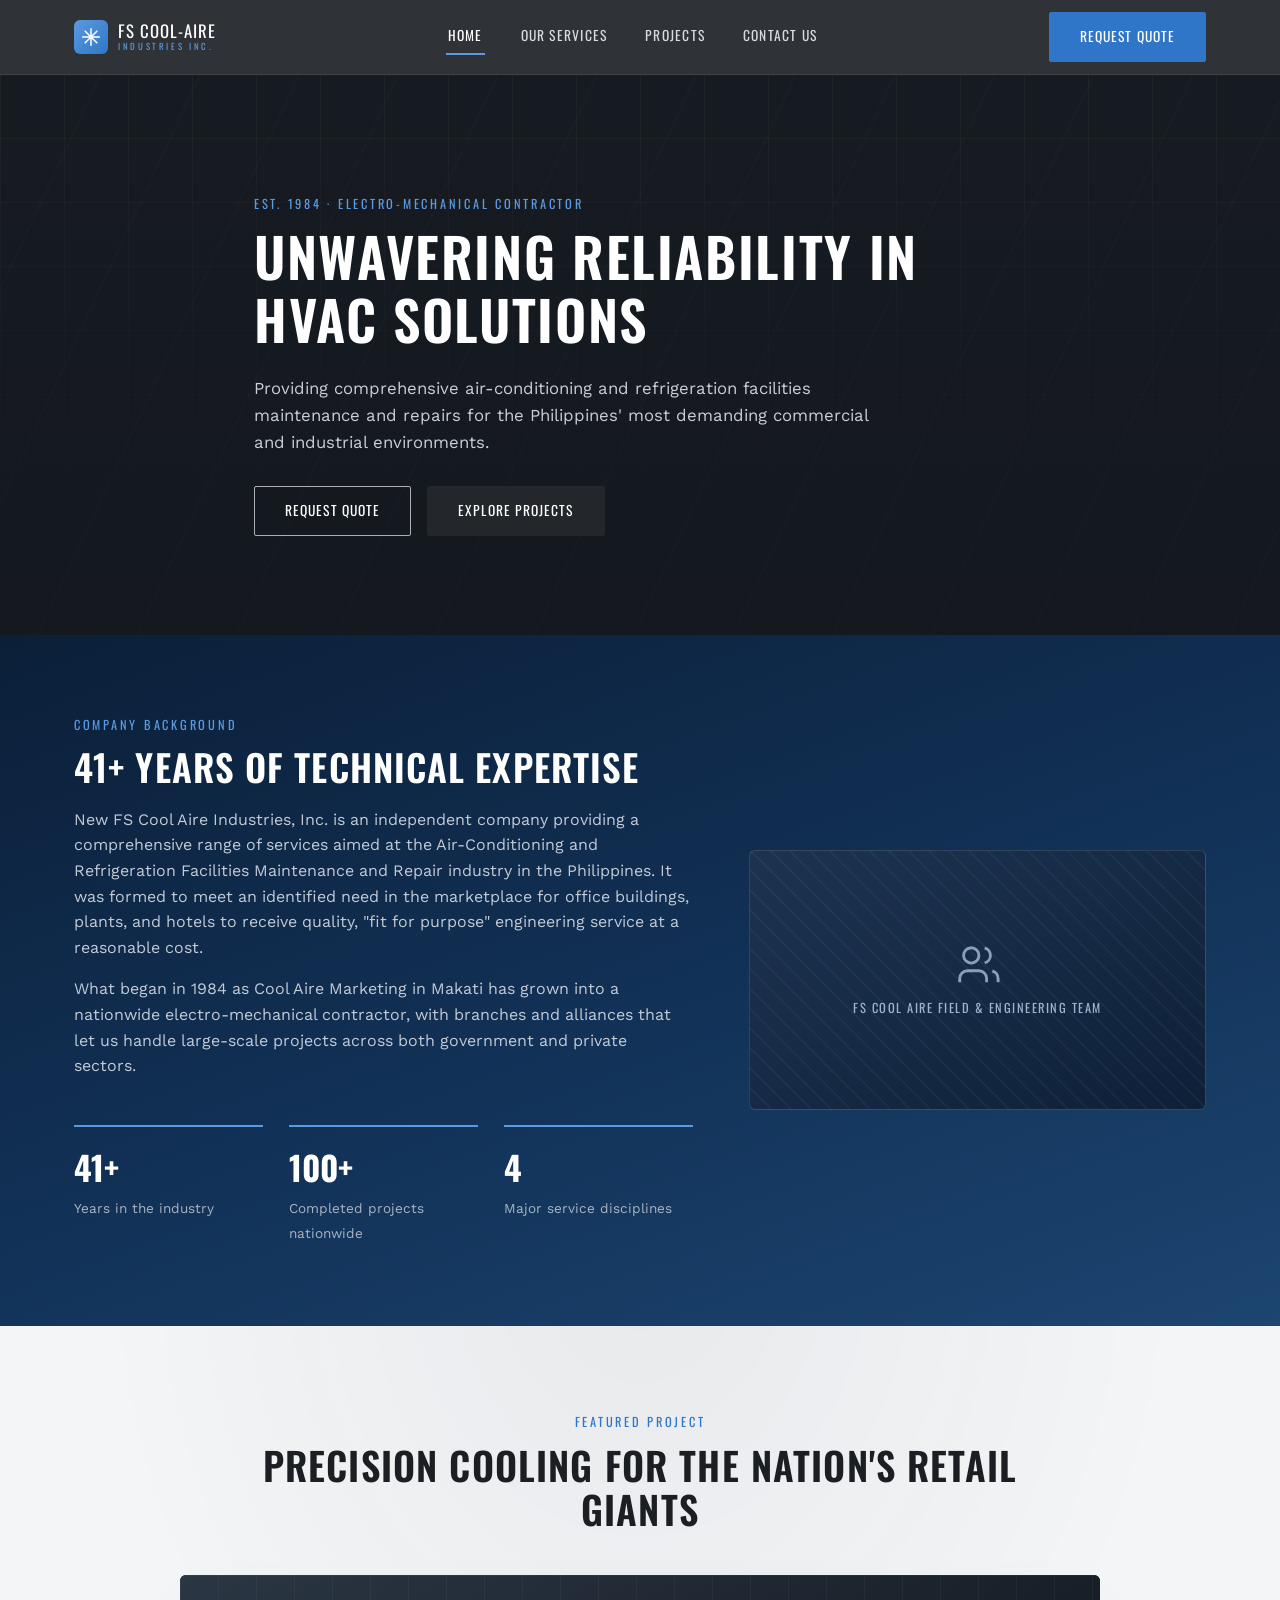
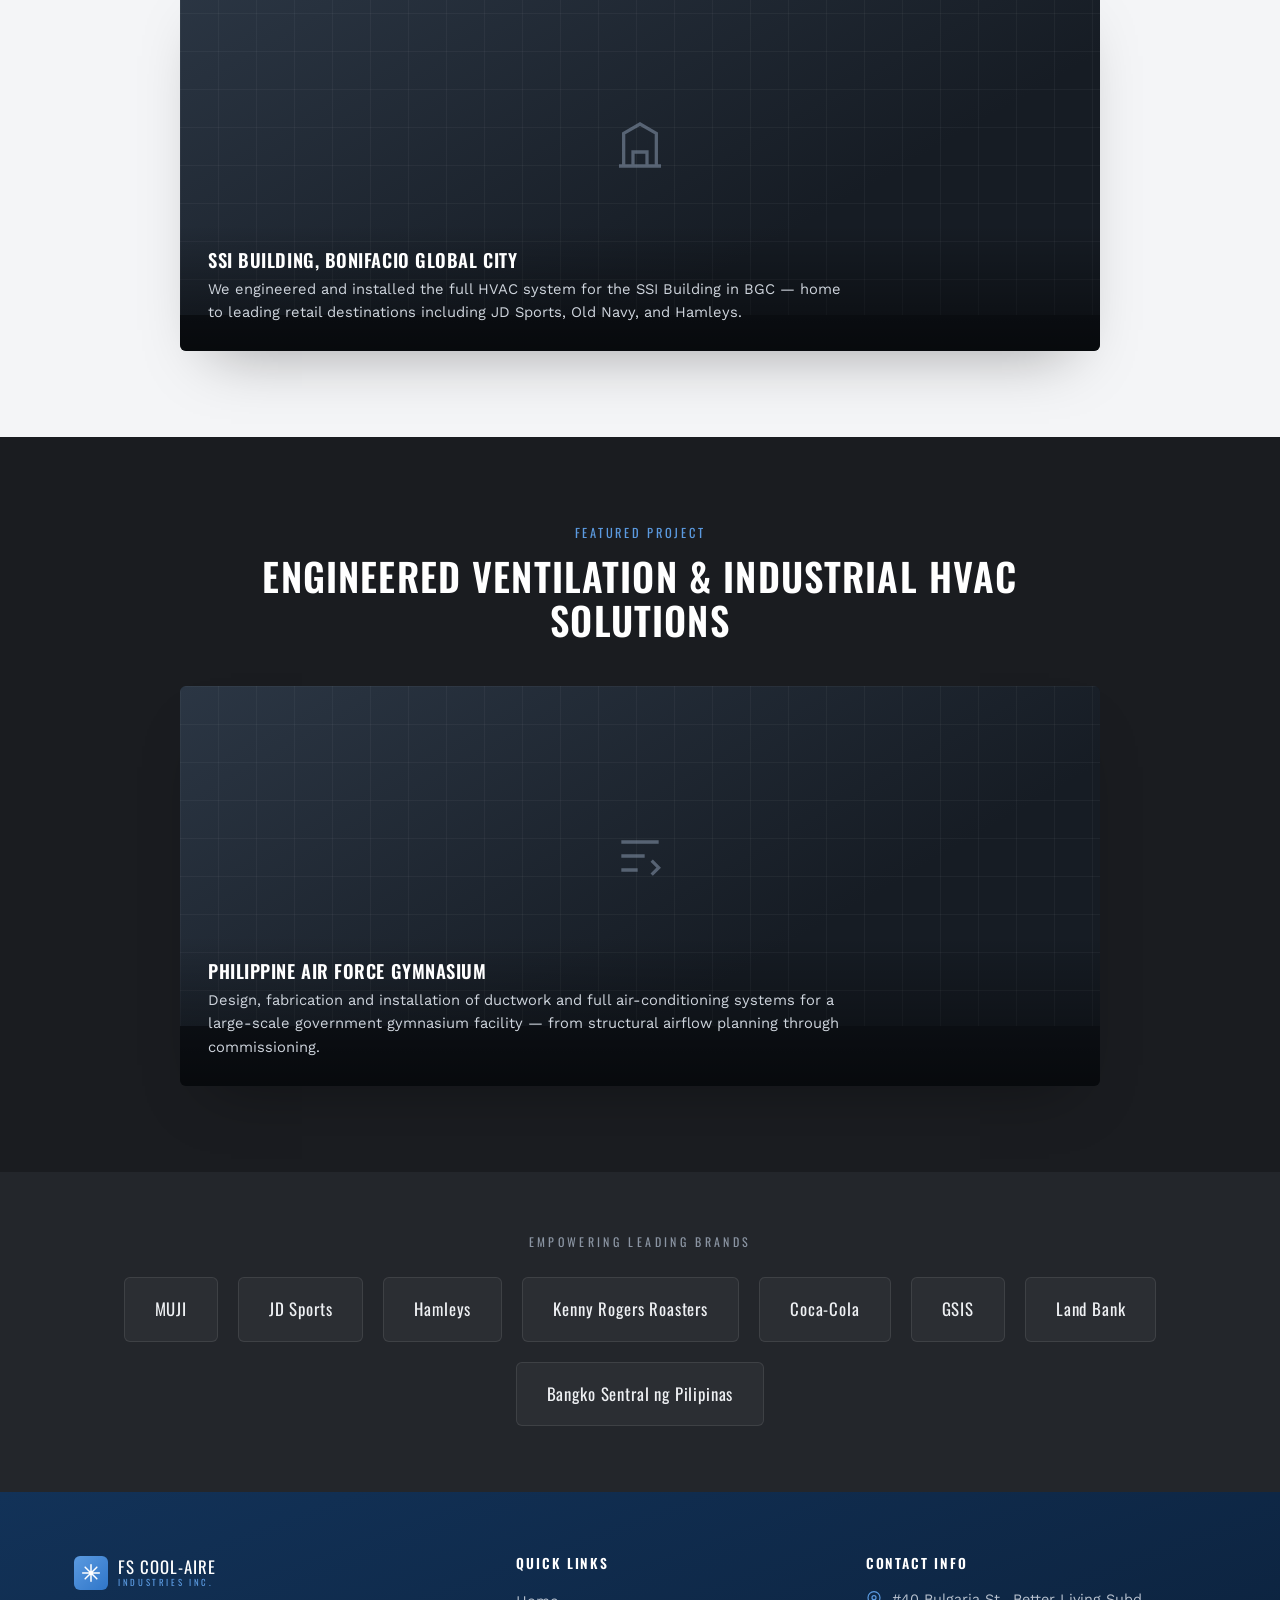
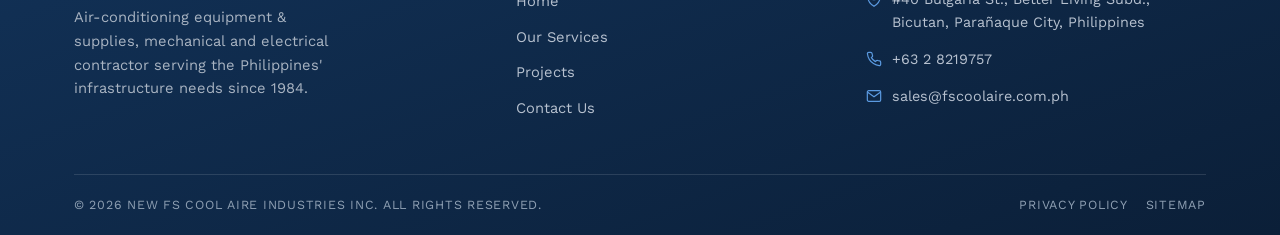
<file: index.html>
<!DOCTYPE html>
<html lang="en">
<head>
<meta charset="UTF-8">
<meta name="viewport" content="width=device-width, initial-scale=1.0">
<title>FS Cool Aire Industries | HVAC & Refrigeration Contractor, Philippines</title>
<meta name="description" content="New FS Cool Aire Industries, Inc. — 41+ years engineering air-conditioning, refrigeration, ventilation and facilities maintenance solutions across the Philippines.">
<link rel="preconnect" href="https://fonts.googleapis.com">
<link href="https://fonts.googleapis.com/css2?family=Oswald:wght@500;600;700&family=Work+Sans:wght@400;500;600&display=swap" rel="stylesheet">
<link rel="stylesheet" href="styles.css">
</head>
<body>

<header class="site-header">
  <div class="container">
    <a href="index.html" class="brand">
      <span class="brand-mark">
        <svg viewBox="0 0 24 24" fill="none" stroke="#fff" stroke-width="1.8"><path d="M12 2v20M2 12h20M5 5l14 14M19 5L5 19" stroke-linecap="round"/></svg>
      </span>
      <span class="brand-text">FS COOL-AIRE<span>INDUSTRIES INC.</span></span>
    </a>
    <nav class="main-nav" id="mainNav">
      <a href="index.html" class="active">Home</a>
      <a href="services.html">Our Services</a>
      <a href="projects.html">Projects</a>
      <a href="contact.html">Contact Us</a>
    </nav>
    <div class="header-cta">
      <a href="contact.html" class="btn btn-primary">Request Quote</a>
      <button class="nav-toggle" id="navToggle" aria-label="Toggle menu"><span></span><span></span><span></span></button>
    </div>
  </div>
</header>

<!-- HERO -->
<section class="hero">
  <div class="container hero-inner">
    <span class="eyebrow">Est. 1984 &middot; Electro-Mechanical Contractor</span>
    <h1>Unwavering Reliability in HVAC Solutions</h1>
    <p class="lead">Providing comprehensive air-conditioning and refrigeration facilities maintenance and repairs for the Philippines' most demanding commercial and industrial environments.</p>
    <div class="hero-actions">
      <a href="contact.html" class="btn btn-ghost">Request Quote</a>
      <a href="projects.html" class="btn btn-dark">Explore Projects</a>
    </div>
  </div>
</section>

<!-- COMPANY OVERVIEW -->
<section class="band-navy">
  <div class="container two-col">
    <div>
      <span class="eyebrow">Company Background</span>
      <h2>41+ Years of Technical Expertise</h2>
      <p>New FS Cool Aire Industries, Inc. is an independent company providing a comprehensive range of services aimed at the Air-Conditioning and Refrigeration Facilities Maintenance and Repair industry in the Philippines. It was formed to meet an identified need in the marketplace for office buildings, plants, and hotels to receive quality, "fit for purpose" engineering service at a reasonable cost.</p>
      <p>What began in 1984 as Cool Aire Marketing in Makati has grown into a nationwide electro-mechanical contractor, with branches and alliances that let us handle large-scale projects across both government and private sectors.</p>
      <div class="stat-grid">
        <div class="stat"><b>41+</b><span>Years in the industry</span></div>
        <div class="stat"><b>100+</b><span>Completed projects nationwide</span></div>
        <div class="stat"><b>4</b><span>Major service disciplines</span></div>
      </div>
    </div>
    <div class="photo-card">
      <svg viewBox="0 0 24 24" fill="none" stroke="currentColor" stroke-width="1.5"><path d="M17 21v-2a4 4 0 0 0-4-4H7a4 4 0 0 0-4 4v2M9 11a4 4 0 1 0 0-8 4 4 0 0 0 0 8ZM23 21v-2a4 4 0 0 0-3-3.87M16 3.13a4 4 0 0 1 0 7.75"/></svg>
      <span class="cap">FS Cool Aire field &amp; engineering team</span>
    </div>
  </div>
</section>

<!-- SPOTLIGHT 1 -->
<section class="spotlight">
  <div class="container">
    <span class="eyebrow" style="color:var(--steel);text-align:center;display:block;">Featured Project</span>
    <h2>Precision Cooling for the Nation's Retail Giants</h2>
    <div class="spotlight-card">
      <div class="spotlight-photo">
        <svg viewBox="0 0 24 24" fill="none" stroke="currentColor" stroke-width="1.4"><path d="M3 21h18M5 21V7l7-4 7 4v14M9 21v-6h6v6M9 11h.01M15 11h.01M9 15h.01M15 15h.01"/></svg>
      </div>
      <div class="spotlight-caption">
        <h3>SSI Building, Bonifacio Global City</h3>
        <p>We engineered and installed the full HVAC system for the SSI Building in BGC — home to leading retail destinations including JD Sports, Old Navy, and Hamleys.</p>
      </div>
    </div>
  </div>
</section>

<!-- SPOTLIGHT 2 -->
<section class="spotlight alt">
  <div class="container">
    <span class="eyebrow" style="text-align:center;display:block;">Featured Project</span>
    <h2>Engineered Ventilation &amp; Industrial HVAC Solutions</h2>
    <div class="spotlight-card">
      <div class="spotlight-photo">
        <svg viewBox="0 0 24 24" fill="none" stroke="currentColor" stroke-width="1.4"><path d="M4 6h16M4 12h10M4 18h7M17 14l3 3-3 3"/></svg>
      </div>
      <div class="spotlight-caption">
        <h3>Philippine Air Force Gymnasium</h3>
        <p>Design, fabrication and installation of ductwork and full air-conditioning systems for a large-scale government gymnasium facility — from structural airflow planning through commissioning.</p>
      </div>
    </div>
  </div>
</section>

<!-- BRANDS -->
<section class="brands">
  <div class="container">
    <span class="eyebrow">Empowering Leading Brands</span>
    <div class="brands-row">
      <span class="brand-chip">MUJI</span>
      <span class="brand-chip">JD Sports</span>
      <span class="brand-chip">Hamleys</span>
      <span class="brand-chip">Kenny Rogers Roasters</span>
      <span class="brand-chip">Coca-Cola</span>
      <span class="brand-chip">GSIS</span>
      <span class="brand-chip">Land Bank</span>
      <span class="brand-chip">Bangko Sentral ng Pilipinas</span>
    </div>
  </div>
</section>

<footer class="site-footer">
  <div class="container">
    <div class="footer-grid">
      <div class="footer-brand">
        <div class="brand">
          <span class="brand-mark">
            <svg viewBox="0 0 24 24" fill="none" stroke="#fff" stroke-width="1.8"><path d="M12 2v20M2 12h20M5 5l14 14M19 5L5 19" stroke-linecap="round"/></svg>
          </span>
          <span class="brand-text">FS COOL-AIRE<span>INDUSTRIES INC.</span></span>
        </div>
        <p>Air-conditioning equipment &amp; supplies, mechanical and electrical contractor serving the Philippines' infrastructure needs since 1984.</p>
      </div>
      <div>
        <h4>Quick Links</h4>
        <ul class="footer-links">
          <li><a href="index.html">Home</a></li>
          <li><a href="services.html">Our Services</a></li>
          <li><a href="projects.html">Projects</a></li>
          <li><a href="contact.html">Contact Us</a></li>
        </ul>
      </div>
      <div>
        <h4>Contact Info</h4>
        <ul class="footer-contact">
          <li>
            <svg viewBox="0 0 24 24" fill="none" stroke="currentColor" stroke-width="1.8"><path d="M21 10c0 7-9 13-9 13s-9-6-9-13a9 9 0 0 1 18 0Z"/><circle cx="12" cy="10" r="3"/></svg>
            #40 Bulgaria St., Better Living Subd., Bicutan, Parañaque City, Philippines
          </li>
          <li>
            <svg viewBox="0 0 24 24" fill="none" stroke="currentColor" stroke-width="1.8"><path d="M22 16.92v3a2 2 0 0 1-2.18 2 19.79 19.79 0 0 1-8.63-3.07 19.5 19.5 0 0 1-6-6 19.79 19.79 0 0 1-3.07-8.67A2 2 0 0 1 4.11 2h3a2 2 0 0 1 2 1.72c.13.96.36 1.9.68 2.81a2 2 0 0 1-.45 2.11L8.09 9.91a16 16 0 0 0 6 6l1.27-1.27a2 2 0 0 1 2.11-.45c.9.32 1.85.55 2.81.68A2 2 0 0 1 22 16.92Z"/></svg>
            +63 2 8219757
          </li>
          <li>
            <svg viewBox="0 0 24 24" fill="none" stroke="currentColor" stroke-width="1.8"><rect x="2" y="4" width="20" height="16" rx="2"/><path d="m22 6-10 7L2 6"/></svg>
            sales@fscoolaire.com.ph
          </li>
        </ul>
      </div>
    </div>
    <div class="footer-bottom">
      <span>&copy; 2026 New FS Cool Aire Industries Inc. All rights reserved.</span>
      <span><a href="#">Privacy Policy</a><a href="#">Sitemap</a></span>
    </div>
  </div>
</footer>

<script src="script.js"></script>
</body>
</html>
</file>
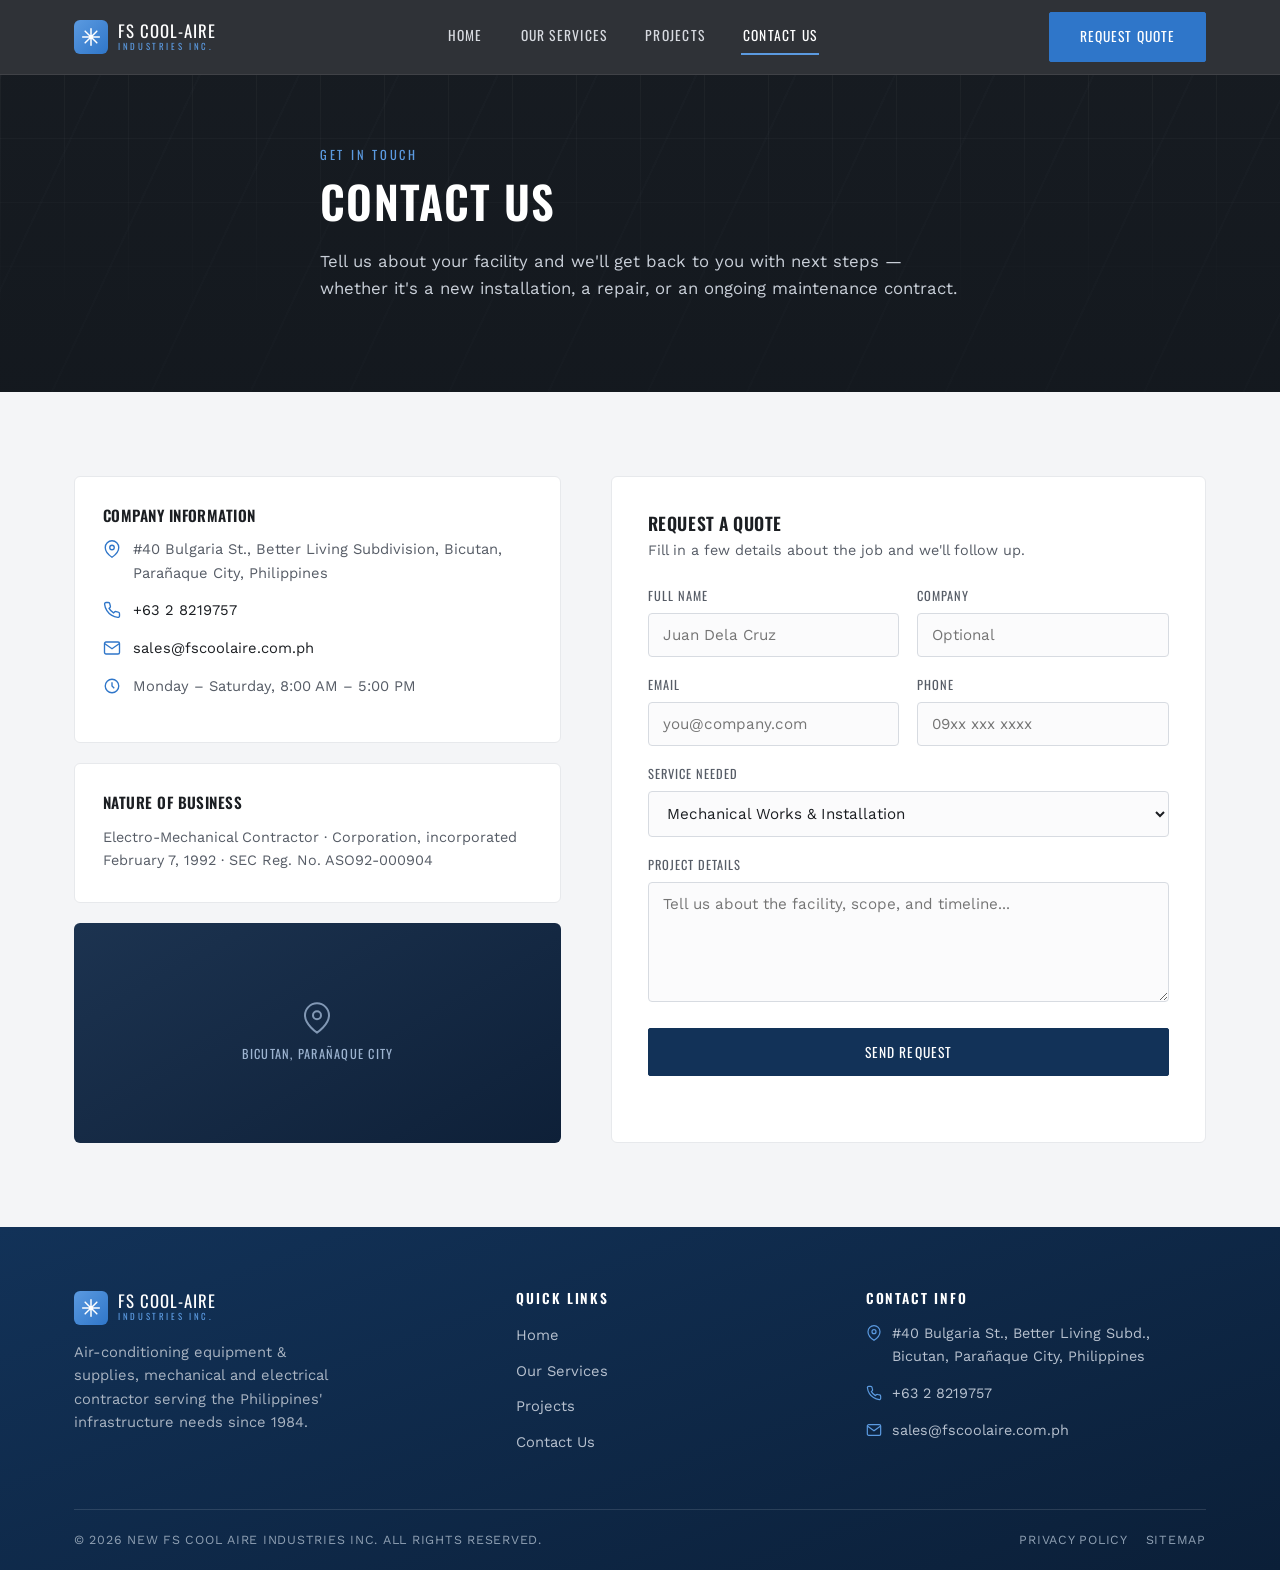
<file: contact.html>
<!DOCTYPE html>
<html lang="en">
<head>
<meta charset="UTF-8">
<meta name="viewport" content="width=device-width, initial-scale=1.0">
<title>Contact Us | FS Cool Aire Industries</title>
<meta name="description" content="Get in touch with FS Cool Aire Industries, Inc. for HVAC, refrigeration, and facilities maintenance inquiries in the Philippines.">
<link rel="preconnect" href="https://fonts.googleapis.com">
<link href="https://fonts.googleapis.com/css2?family=Oswald:wght@500;600;700&family=Work+Sans:wght@400;500;600&display=swap" rel="stylesheet">
<link rel="stylesheet" href="styles.css">
</head>
<body>

<header class="site-header">
  <div class="container">
    <a href="index.html" class="brand">
      <span class="brand-mark">
        <svg viewBox="0 0 24 24" fill="none" stroke="#fff" stroke-width="1.8"><path d="M12 2v20M2 12h20M5 5l14 14M19 5L5 19" stroke-linecap="round"/></svg>
      </span>
      <span class="brand-text">FS COOL-AIRE<span>INDUSTRIES INC.</span></span>
    </a>
    <nav class="main-nav" id="mainNav">
      <a href="index.html">Home</a>
      <a href="services.html">Our Services</a>
      <a href="projects.html">Projects</a>
      <a href="contact.html" class="active">Contact Us</a>
    </nav>
    <div class="header-cta">
      <a href="contact.html" class="btn btn-primary">Request Quote</a>
      <button class="nav-toggle" id="navToggle" aria-label="Toggle menu"><span></span><span></span><span></span></button>
    </div>
  </div>
</header>

<section class="hero page-hero">
  <div class="container hero-inner">
    <span class="eyebrow">Get In Touch</span>
    <h1>Contact Us</h1>
    <p class="lead">Tell us about your facility and we'll get back to you with next steps — whether it's a new installation, a repair, or an ongoing maintenance contract.</p>
  </div>
</section>

<section class="section">
  <div class="container contact-wrap">

    <div>
      <div class="info-card">
        <h3>Company Information</h3>
        <div class="info-line">
          <svg viewBox="0 0 24 24" fill="none" stroke="currentColor" stroke-width="1.8"><path d="M21 10c0 7-9 13-9 13s-9-6-9-13a9 9 0 0 1 18 0Z"/><circle cx="12" cy="10" r="3"/></svg>
          <span>#40 Bulgaria St., Better Living Subdivision, Bicutan, Parañaque City, Philippines</span>
        </div>
        <div class="info-line">
          <svg viewBox="0 0 24 24" fill="none" stroke="currentColor" stroke-width="1.8"><path d="M22 16.92v3a2 2 0 0 1-2.18 2 19.79 19.79 0 0 1-8.63-3.07 19.5 19.5 0 0 1-6-6 19.79 19.79 0 0 1-3.07-8.67A2 2 0 0 1 4.11 2h3a2 2 0 0 1 2 1.72c.13.96.36 1.9.68 2.81a2 2 0 0 1-.45 2.11L8.09 9.91a16 16 0 0 0 6 6l1.27-1.27a2 2 0 0 1 2.11-.45c.9.32 1.85.55 2.81.68A2 2 0 0 1 22 16.92Z"/></svg>
          <a href="tel:+63282219757">+63 2 8219757</a>
        </div>
        <div class="info-line">
          <svg viewBox="0 0 24 24" fill="none" stroke="currentColor" stroke-width="1.8"><rect x="2" y="4" width="20" height="16" rx="2"/><path d="m22 6-10 7L2 6"/></svg>
          <a href="mailto:sales@fscoolaire.com.ph">sales@fscoolaire.com.ph</a>
        </div>
        <div class="info-line">
          <svg viewBox="0 0 24 24" fill="none" stroke="currentColor" stroke-width="1.8"><circle cx="12" cy="12" r="9"/><path d="M12 7v5l3 3"/></svg>
          <span>Monday – Saturday, 8:00 AM – 5:00 PM</span>
        </div>
      </div>

      <div class="info-card">
        <h3>Nature of Business</h3>
        <p style="font-size:.9rem;color:var(--ink-soft);margin:0;">Electro-Mechanical Contractor &middot; Corporation, incorporated February 7, 1992 &middot; SEC Reg. No. ASO92-000904</p>
      </div>

      <div class="map-block">
        <svg viewBox="0 0 24 24" fill="none" stroke="currentColor" stroke-width="1.5"><path d="M21 10c0 7-9 13-9 13s-9-6-9-13a9 9 0 0 1 18 0Z"/><circle cx="12" cy="10" r="3"/></svg>
        <span>Bicutan, Parañaque City</span>
      </div>
    </div>

    <div class="form-card">
      <h3 style="font-size:1.1rem;margin-bottom:6px;">Request a Quote</h3>
      <p style="font-size:.9rem;color:var(--ink-soft);margin-bottom:24px;">Fill in a few details about the job and we'll follow up.</p>
      <form id="contactForm">
        <div class="form-row">
          <div class="field">
            <label for="name">Full Name</label>
            <input type="text" id="name" name="name" required placeholder="Juan Dela Cruz">
          </div>
          <div class="field">
            <label for="company">Company</label>
            <input type="text" id="company" name="company" placeholder="Optional">
          </div>
        </div>
        <div class="form-row">
          <div class="field">
            <label for="email">Email</label>
            <input type="email" id="email" name="email" required placeholder="you@company.com">
          </div>
          <div class="field">
            <label for="phone">Phone</label>
            <input type="tel" id="phone" name="phone" placeholder="09xx xxx xxxx">
          </div>
        </div>
        <div class="field">
          <label for="service">Service Needed</label>
          <select id="service" name="service">
            <option>Mechanical Works & Installation</option>
            <option>Electrical Works</option>
            <option>Facilities Operation & Maintenance</option>
            <option>Fabrication Works</option>
            <option>Repair & Overhauling</option>
            <option>Duct Cleaning & Decontamination</option>
            <option>Other / Not Sure</option>
          </select>
        </div>
        <div class="field">
          <label for="message">Project Details</label>
          <textarea id="message" name="message" placeholder="Tell us about the facility, scope, and timeline..."></textarea>
        </div>
        <button type="submit" class="btn btn-primary" style="background:var(--navy);border-color:var(--navy);width:100%;">Send Request</button>
        <p class="form-note" id="formStatus"></p>
      </form>
    </div>

  </div>
</section>

<footer class="site-footer">
  <div class="container">
    <div class="footer-grid">
      <div class="footer-brand">
        <div class="brand">
          <span class="brand-mark">
            <svg viewBox="0 0 24 24" fill="none" stroke="#fff" stroke-width="1.8"><path d="M12 2v20M2 12h20M5 5l14 14M19 5L5 19" stroke-linecap="round"/></svg>
          </span>
          <span class="brand-text">FS COOL-AIRE<span>INDUSTRIES INC.</span></span>
        </div>
        <p>Air-conditioning equipment &amp; supplies, mechanical and electrical contractor serving the Philippines' infrastructure needs since 1984.</p>
      </div>
      <div>
        <h4>Quick Links</h4>
        <ul class="footer-links">
          <li><a href="index.html">Home</a></li>
          <li><a href="services.html">Our Services</a></li>
          <li><a href="projects.html">Projects</a></li>
          <li><a href="contact.html">Contact Us</a></li>
        </ul>
      </div>
      <div>
        <h4>Contact Info</h4>
        <ul class="footer-contact">
          <li>
            <svg viewBox="0 0 24 24" fill="none" stroke="currentColor" stroke-width="1.8"><path d="M21 10c0 7-9 13-9 13s-9-6-9-13a9 9 0 0 1 18 0Z"/><circle cx="12" cy="10" r="3"/></svg>
            #40 Bulgaria St., Better Living Subd., Bicutan, Parañaque City, Philippines
          </li>
          <li>
            <svg viewBox="0 0 24 24" fill="none" stroke="currentColor" stroke-width="1.8"><path d="M22 16.92v3a2 2 0 0 1-2.18 2 19.79 19.79 0 0 1-8.63-3.07 19.5 19.5 0 0 1-6-6 19.79 19.79 0 0 1-3.07-8.67A2 2 0 0 1 4.11 2h3a2 2 0 0 1 2 1.72c.13.96.36 1.9.68 2.81a2 2 0 0 1-.45 2.11L8.09 9.91a16 16 0 0 0 6 6l1.27-1.27a2 2 0 0 1 2.11-.45c.9.32 1.85.55 2.81.68A2 2 0 0 1 22 16.92Z"/></svg>
            +63 2 8219757
          </li>
          <li>
            <svg viewBox="0 0 24 24" fill="none" stroke="currentColor" stroke-width="1.8"><rect x="2" y="4" width="20" height="16" rx="2"/><path d="m22 6-10 7L2 6"/></svg>
            sales@fscoolaire.com.ph
          </li>
        </ul>
      </div>
    </div>
    <div class="footer-bottom">
      <span>&copy; 2026 New FS Cool Aire Industries Inc. All rights reserved.</span>
      <span><a href="#">Privacy Policy</a><a href="#">Sitemap</a></span>
    </div>
  </div>
</footer>

<script src="script.js"></script>
</body>
</html>
</file>
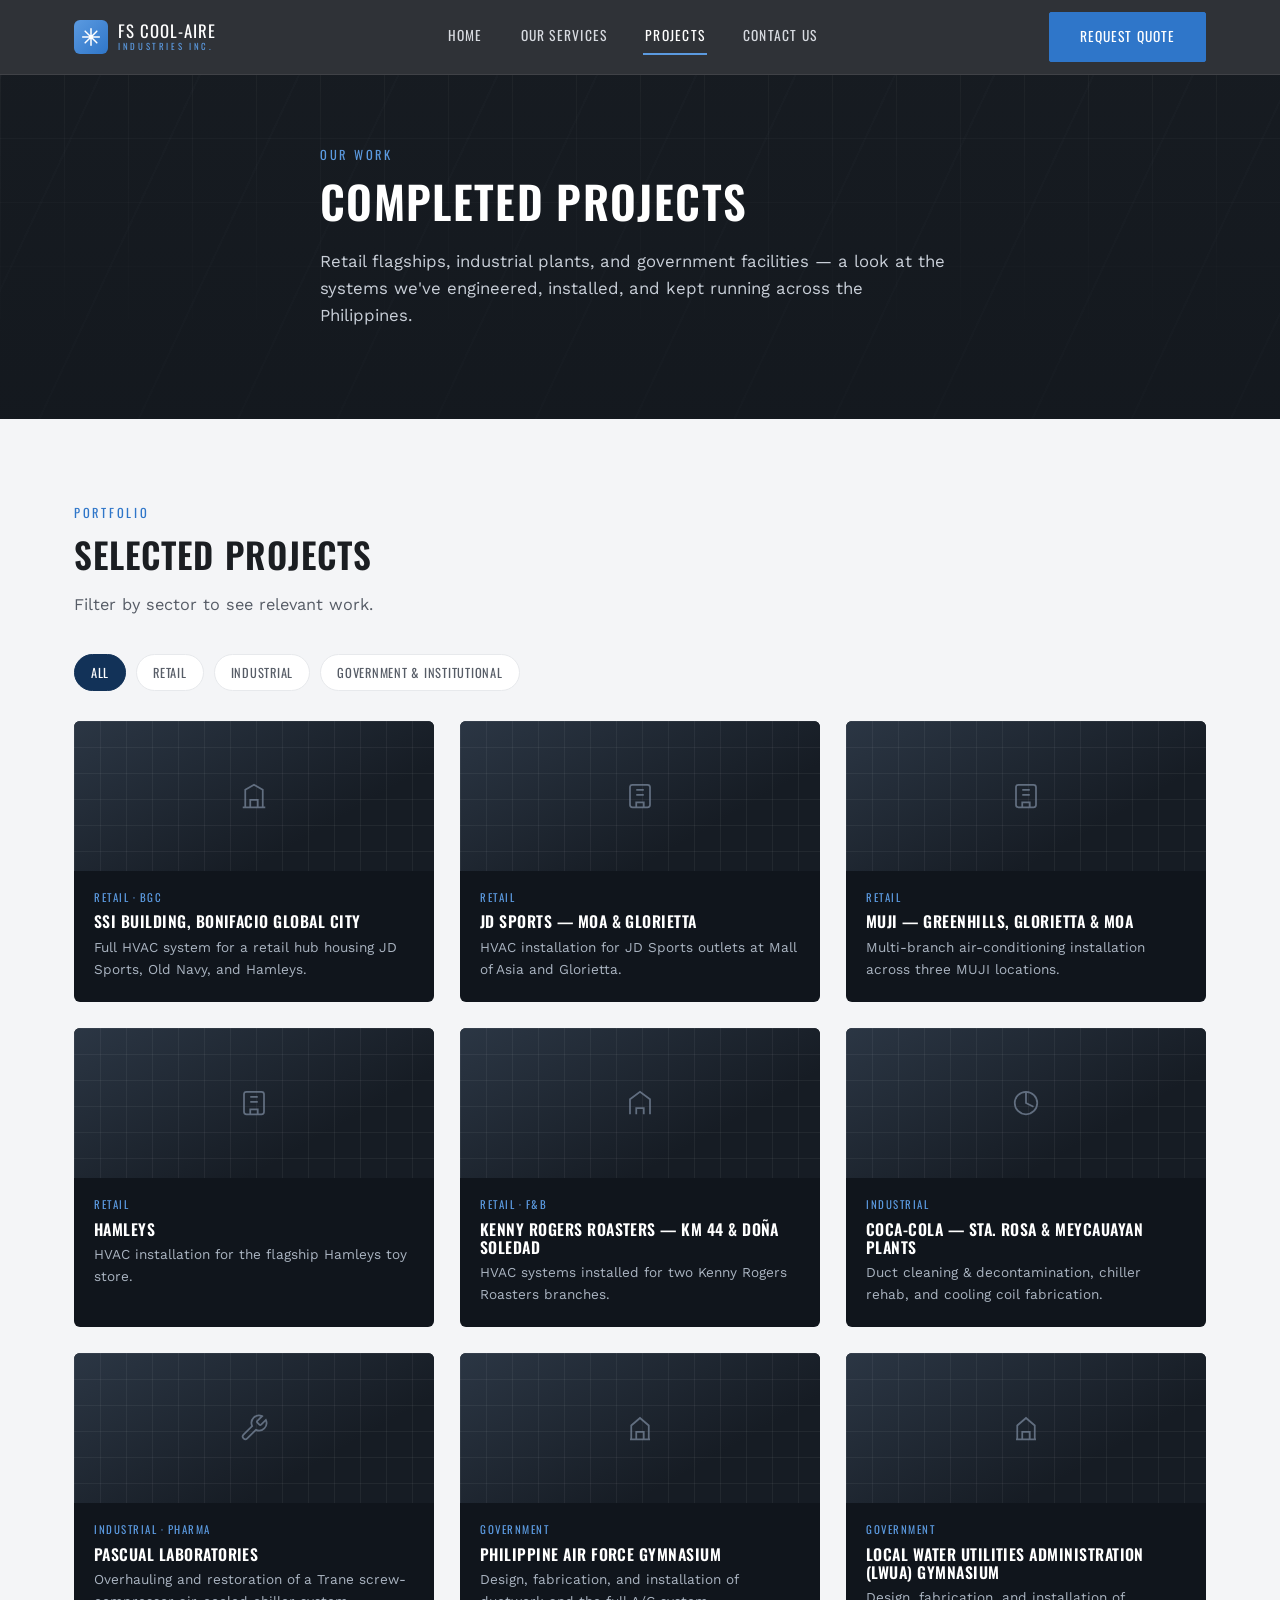
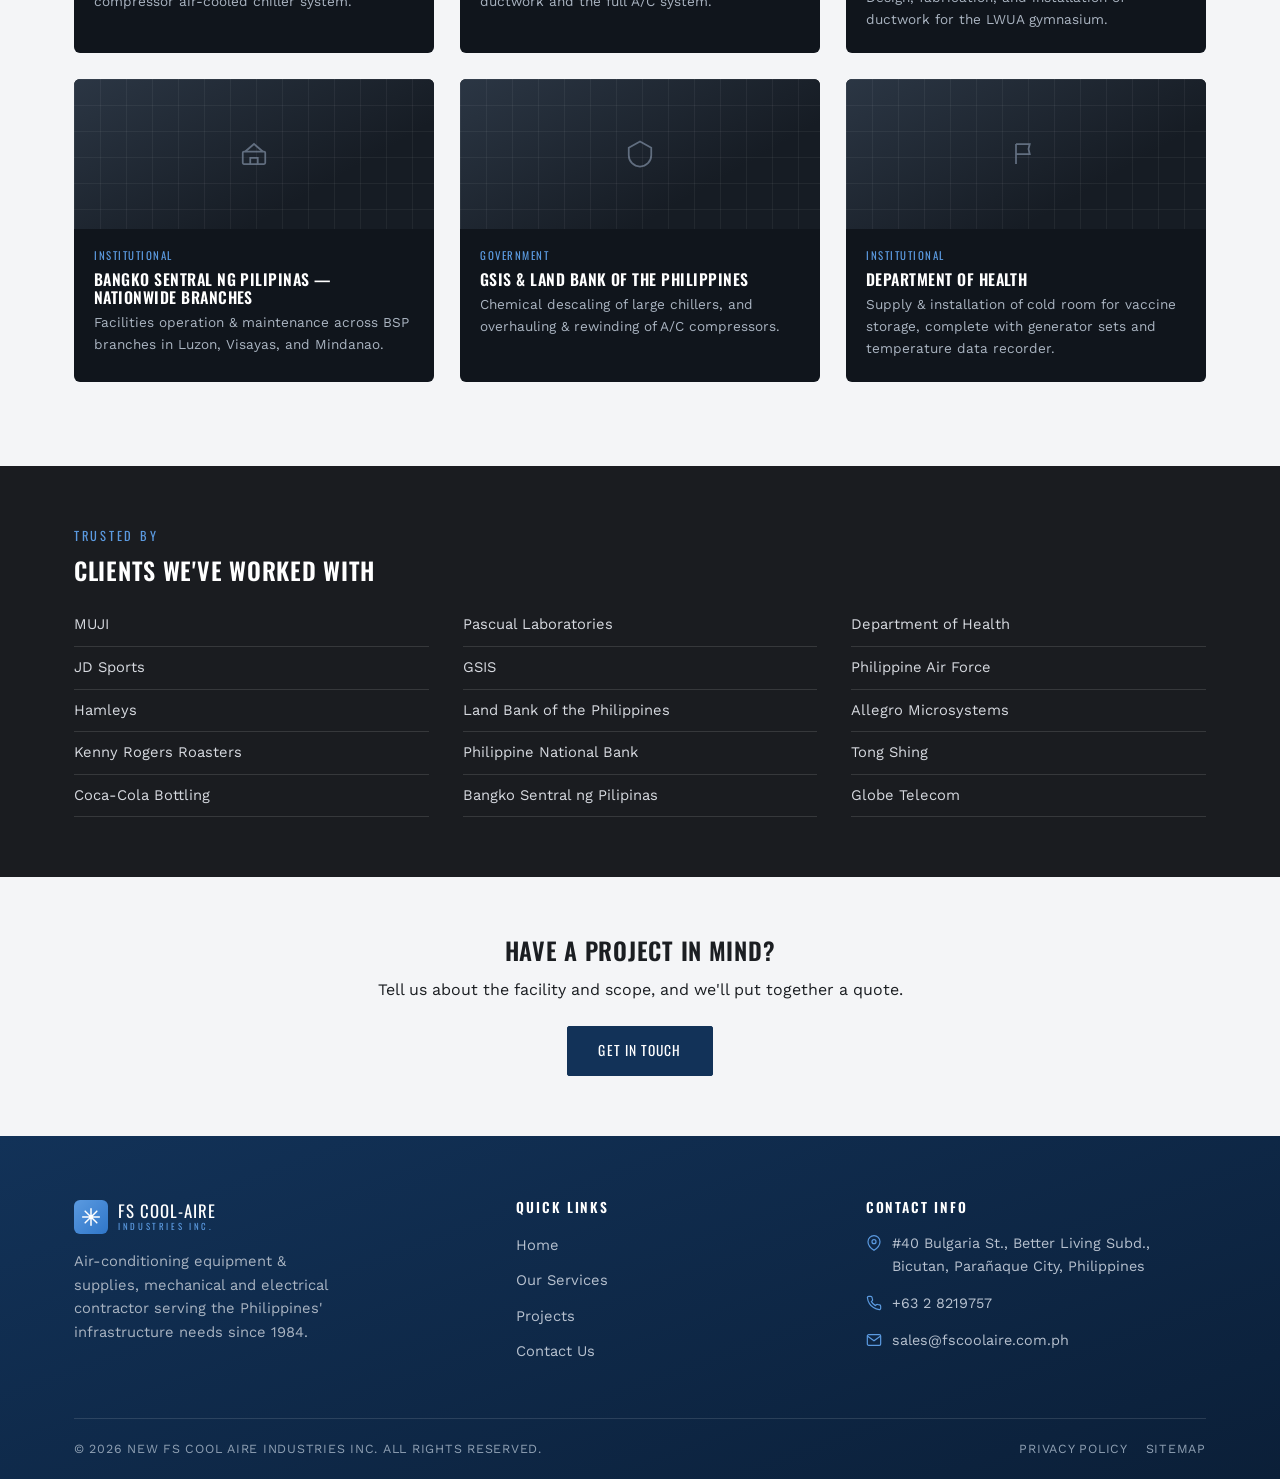
<file: projects.html>
<!DOCTYPE html>
<html lang="en">
<head>
<meta charset="UTF-8">
<meta name="viewport" content="width=device-width, initial-scale=1.0">
<title>Projects | FS Cool Aire Industries</title>
<meta name="description" content="A selection of completed HVAC, refrigeration, and facilities maintenance projects by FS Cool Aire Industries, Inc. across retail, industrial, and government sectors.">
<link rel="preconnect" href="https://fonts.googleapis.com">
<link href="https://fonts.googleapis.com/css2?family=Oswald:wght@500;600;700&family=Work+Sans:wght@400;500;600&display=swap" rel="stylesheet">
<link rel="stylesheet" href="styles.css">
</head>
<body>

<header class="site-header">
  <div class="container">
    <a href="index.html" class="brand">
      <span class="brand-mark">
        <svg viewBox="0 0 24 24" fill="none" stroke="#fff" stroke-width="1.8"><path d="M12 2v20M2 12h20M5 5l14 14M19 5L5 19" stroke-linecap="round"/></svg>
      </span>
      <span class="brand-text">FS COOL-AIRE<span>INDUSTRIES INC.</span></span>
    </a>
    <nav class="main-nav" id="mainNav">
      <a href="index.html">Home</a>
      <a href="services.html">Our Services</a>
      <a href="projects.html" class="active">Projects</a>
      <a href="contact.html">Contact Us</a>
    </nav>
    <div class="header-cta">
      <a href="contact.html" class="btn btn-primary">Request Quote</a>
      <button class="nav-toggle" id="navToggle" aria-label="Toggle menu"><span></span><span></span><span></span></button>
    </div>
  </div>
</header>

<section class="hero page-hero">
  <div class="container hero-inner">
    <span class="eyebrow">Our Work</span>
    <h1>Completed Projects</h1>
    <p class="lead">Retail flagships, industrial plants, and government facilities — a look at the systems we've engineered, installed, and kept running across the Philippines.</p>
  </div>
</section>

<section class="section">
  <div class="container">
    <span class="eyebrow" style="color:var(--steel);">Portfolio</span>
    <h2>Selected Projects</h2>
    <p class="lead">Filter by sector to see relevant work.</p>

    <div class="filter-row">
      <button class="filter-chip is-active" data-filter="all">All</button>
      <button class="filter-chip" data-filter="retail">Retail</button>
      <button class="filter-chip" data-filter="industrial">Industrial</button>
      <button class="filter-chip" data-filter="government">Government &amp; Institutional</button>
    </div>

    <div class="project-grid">

      <div class="project-card" data-category="retail">
        <div class="project-thumb"><svg viewBox="0 0 24 24" fill="none" stroke="currentColor" stroke-width="1.4"><path d="M3 21h18M5 21V7l7-4 7 4v14M9 21v-6h6v6"/></svg></div>
        <div class="project-body">
          <span class="project-tag">Retail &middot; BGC</span>
          <h3>SSI Building, Bonifacio Global City</h3>
          <p>Full HVAC system for a retail hub housing JD Sports, Old Navy, and Hamleys.</p>
        </div>
      </div>

      <div class="project-card" data-category="retail">
        <div class="project-thumb"><svg viewBox="0 0 24 24" fill="none" stroke="currentColor" stroke-width="1.4"><rect x="4" y="3" width="16" height="18" rx="2"/><path d="M9 21v-4h6v4M9 7h6M9 11h6"/></svg></div>
        <div class="project-body">
          <span class="project-tag">Retail</span>
          <h3>JD Sports — MOA &amp; Glorietta</h3>
          <p>HVAC installation for JD Sports outlets at Mall of Asia and Glorietta.</p>
        </div>
      </div>

      <div class="project-card" data-category="retail">
        <div class="project-thumb"><svg viewBox="0 0 24 24" fill="none" stroke="currentColor" stroke-width="1.4"><rect x="4" y="3" width="16" height="18" rx="2"/><path d="M9 21v-4h6v4M9 7h6M9 11h6"/></svg></div>
        <div class="project-body">
          <span class="project-tag">Retail</span>
          <h3>MUJI — Greenhills, Glorietta &amp; MOA</h3>
          <p>Multi-branch air-conditioning installation across three MUJI locations.</p>
        </div>
      </div>

      <div class="project-card" data-category="retail">
        <div class="project-thumb"><svg viewBox="0 0 24 24" fill="none" stroke="currentColor" stroke-width="1.4"><rect x="4" y="3" width="16" height="18" rx="2"/><path d="M9 21v-4h6v4M9 7h6M9 11h6"/></svg></div>
        <div class="project-body">
          <span class="project-tag">Retail</span>
          <h3>Hamleys</h3>
          <p>HVAC installation for the flagship Hamleys toy store.</p>
        </div>
      </div>

      <div class="project-card" data-category="retail">
        <div class="project-thumb"><svg viewBox="0 0 24 24" fill="none" stroke="currentColor" stroke-width="1.4"><path d="M4 21V9l8-6 8 6v12M9 21v-5h6v5"/></svg></div>
        <div class="project-body">
          <span class="project-tag">Retail &middot; F&amp;B</span>
          <h3>Kenny Rogers Roasters — KM 44 &amp; Doña Soledad</h3>
          <p>HVAC systems installed for two Kenny Rogers Roasters branches.</p>
        </div>
      </div>

      <div class="project-card" data-category="industrial">
        <div class="project-thumb"><svg viewBox="0 0 24 24" fill="none" stroke="currentColor" stroke-width="1.4"><circle cx="12" cy="12" r="9"/><path d="M12 3v9l6 3"/></svg></div>
        <div class="project-body">
          <span class="project-tag">Industrial</span>
          <h3>Coca-Cola — Sta. Rosa &amp; Meycauayan Plants</h3>
          <p>Duct cleaning &amp; decontamination, chiller rehab, and cooling coil fabrication.</p>
        </div>
      </div>

      <div class="project-card" data-category="industrial">
        <div class="project-thumb"><svg viewBox="0 0 24 24" fill="none" stroke="currentColor" stroke-width="1.4"><path d="M14.7 6.3a1 1 0 0 0 0 1.4l1.6 1.6a1 1 0 0 0 1.4 0l3.77-3.77a6 6 0 0 1-7.94 7.94l-6.91 6.91a2.12 2.12 0 0 1-3-3l6.91-6.91a6 6 0 0 1 7.94-7.94l-3.76 3.76Z"/></svg></div>
        <div class="project-body">
          <span class="project-tag">Industrial &middot; Pharma</span>
          <h3>Pascual Laboratories</h3>
          <p>Overhauling and restoration of a Trane screw-compressor air-cooled chiller system.</p>
        </div>
      </div>

      <div class="project-card" data-category="government">
        <div class="project-thumb"><svg viewBox="0 0 24 24" fill="none" stroke="currentColor" stroke-width="1.4"><path d="M4 21h16M5 21V10l7-6 7 6v11M9 21v-6h6v6"/></svg></div>
        <div class="project-body">
          <span class="project-tag">Government</span>
          <h3>Philippine Air Force Gymnasium</h3>
          <p>Design, fabrication, and installation of ductwork and the full A/C system.</p>
        </div>
      </div>

      <div class="project-card" data-category="government">
        <div class="project-thumb"><svg viewBox="0 0 24 24" fill="none" stroke="currentColor" stroke-width="1.4"><path d="M4 21h16M5 21V10l7-6 7 6v11M9 21v-6h6v6"/></svg></div>
        <div class="project-body">
          <span class="project-tag">Government</span>
          <h3>Local Water Utilities Administration (LWUA) Gymnasium</h3>
          <p>Design, fabrication, and installation of ductwork for the LWUA gymnasium.</p>
        </div>
      </div>

      <div class="project-card" data-category="government">
        <div class="project-thumb"><svg viewBox="0 0 24 24" fill="none" stroke="currentColor" stroke-width="1.4"><rect x="3" y="10" width="18" height="10" rx="1"/><path d="M5 10 12 4l7 6M9 20v-5h6v5"/></svg></div>
        <div class="project-body">
          <span class="project-tag">Institutional</span>
          <h3>Bangko Sentral ng Pilipinas — Nationwide Branches</h3>
          <p>Facilities operation &amp; maintenance across BSP branches in Luzon, Visayas, and Mindanao.</p>
        </div>
      </div>

      <div class="project-card" data-category="government">
        <div class="project-thumb"><svg viewBox="0 0 24 24" fill="none" stroke="currentColor" stroke-width="1.4"><path d="M12 2 3 7v6c0 5 4 9 9 9s9-4 9-9V7l-9-5Z"/></svg></div>
        <div class="project-body">
          <span class="project-tag">Government</span>
          <h3>GSIS &amp; Land Bank of the Philippines</h3>
          <p>Chemical descaling of large chillers, and overhauling &amp; rewinding of A/C compressors.</p>
        </div>
      </div>

      <div class="project-card" data-category="government">
        <div class="project-thumb"><svg viewBox="0 0 24 24" fill="none" stroke="currentColor" stroke-width="1.4"><path d="M4 4v16M4 4h11l-1 4 1 4H4"/></svg></div>
        <div class="project-body">
          <span class="project-tag">Institutional</span>
          <h3>Department of Health</h3>
          <p>Supply &amp; installation of cold room for vaccine storage, complete with generator sets and temperature data recorder.</p>
        </div>
      </div>

    </div>
  </div>
</section>

<section class="section-tight" style="background:var(--charcoal-2);color:#fff;">
  <div class="container">
    <span class="eyebrow">Trusted By</span>
    <h2 style="color:#fff;">Clients We've Worked With</h2>
    <ul class="clients-list" style="color:#d7dae0;">
      <li style="border-color:rgba(255,255,255,.12);color:#d7dae0;">MUJI</li>
      <li style="border-color:rgba(255,255,255,.12);color:#d7dae0;">JD Sports</li>
      <li style="border-color:rgba(255,255,255,.12);color:#d7dae0;">Hamleys</li>
      <li style="border-color:rgba(255,255,255,.12);color:#d7dae0;">Kenny Rogers Roasters</li>
      <li style="border-color:rgba(255,255,255,.12);color:#d7dae0;">Coca-Cola Bottling</li>
      <li style="border-color:rgba(255,255,255,.12);color:#d7dae0;">Pascual Laboratories</li>
      <li style="border-color:rgba(255,255,255,.12);color:#d7dae0;">GSIS</li>
      <li style="border-color:rgba(255,255,255,.12);color:#d7dae0;">Land Bank of the Philippines</li>
      <li style="border-color:rgba(255,255,255,.12);color:#d7dae0;">Philippine National Bank</li>
      <li style="border-color:rgba(255,255,255,.12);color:#d7dae0;">Bangko Sentral ng Pilipinas</li>
      <li style="border-color:rgba(255,255,255,.12);color:#d7dae0;">Department of Health</li>
      <li style="border-color:rgba(255,255,255,.12);color:#d7dae0;">Philippine Air Force</li>
      <li style="border-color:rgba(255,255,255,.12);color:#d7dae0;">Allegro Microsystems</li>
      <li style="border-color:rgba(255,255,255,.12);color:#d7dae0;">Tong Shing</li>
      <li style="border-color:rgba(255,255,255,.12);color:#d7dae0;">Globe Telecom</li>
    </ul>
  </div>
</section>

<section class="section-tight" style="text-align:center;">
  <div class="container">
    <h2>Have a Project in Mind?</h2>
    <p class="lead" style="margin:0 auto 24px;">Tell us about the facility and scope, and we'll put together a quote.</p>
    <a href="contact.html" class="btn btn-primary" style="background:var(--navy);border-color:var(--navy);">Get in Touch</a>
  </div>
</section>

<footer class="site-footer">
  <div class="container">
    <div class="footer-grid">
      <div class="footer-brand">
        <div class="brand">
          <span class="brand-mark">
            <svg viewBox="0 0 24 24" fill="none" stroke="#fff" stroke-width="1.8"><path d="M12 2v20M2 12h20M5 5l14 14M19 5L5 19" stroke-linecap="round"/></svg>
          </span>
          <span class="brand-text">FS COOL-AIRE<span>INDUSTRIES INC.</span></span>
        </div>
        <p>Air-conditioning equipment &amp; supplies, mechanical and electrical contractor serving the Philippines' infrastructure needs since 1984.</p>
      </div>
      <div>
        <h4>Quick Links</h4>
        <ul class="footer-links">
          <li><a href="index.html">Home</a></li>
          <li><a href="services.html">Our Services</a></li>
          <li><a href="projects.html">Projects</a></li>
          <li><a href="contact.html">Contact Us</a></li>
        </ul>
      </div>
      <div>
        <h4>Contact Info</h4>
        <ul class="footer-contact">
          <li>
            <svg viewBox="0 0 24 24" fill="none" stroke="currentColor" stroke-width="1.8"><path d="M21 10c0 7-9 13-9 13s-9-6-9-13a9 9 0 0 1 18 0Z"/><circle cx="12" cy="10" r="3"/></svg>
            #40 Bulgaria St., Better Living Subd., Bicutan, Parañaque City, Philippines
          </li>
          <li>
            <svg viewBox="0 0 24 24" fill="none" stroke="currentColor" stroke-width="1.8"><path d="M22 16.92v3a2 2 0 0 1-2.18 2 19.79 19.79 0 0 1-8.63-3.07 19.5 19.5 0 0 1-6-6 19.79 19.79 0 0 1-3.07-8.67A2 2 0 0 1 4.11 2h3a2 2 0 0 1 2 1.72c.13.96.36 1.9.68 2.81a2 2 0 0 1-.45 2.11L8.09 9.91a16 16 0 0 0 6 6l1.27-1.27a2 2 0 0 1 2.11-.45c.9.32 1.85.55 2.81.68A2 2 0 0 1 22 16.92Z"/></svg>
            +63 2 8219757
          </li>
          <li>
            <svg viewBox="0 0 24 24" fill="none" stroke="currentColor" stroke-width="1.8"><rect x="2" y="4" width="20" height="16" rx="2"/><path d="m22 6-10 7L2 6"/></svg>
            sales@fscoolaire.com.ph
          </li>
        </ul>
      </div>
    </div>
    <div class="footer-bottom">
      <span>&copy; 2026 New FS Cool Aire Industries Inc. All rights reserved.</span>
      <span><a href="#">Privacy Policy</a><a href="#">Sitemap</a></span>
    </div>
  </div>
</footer>

<script src="script.js"></script>
</body>
</html>
</file>
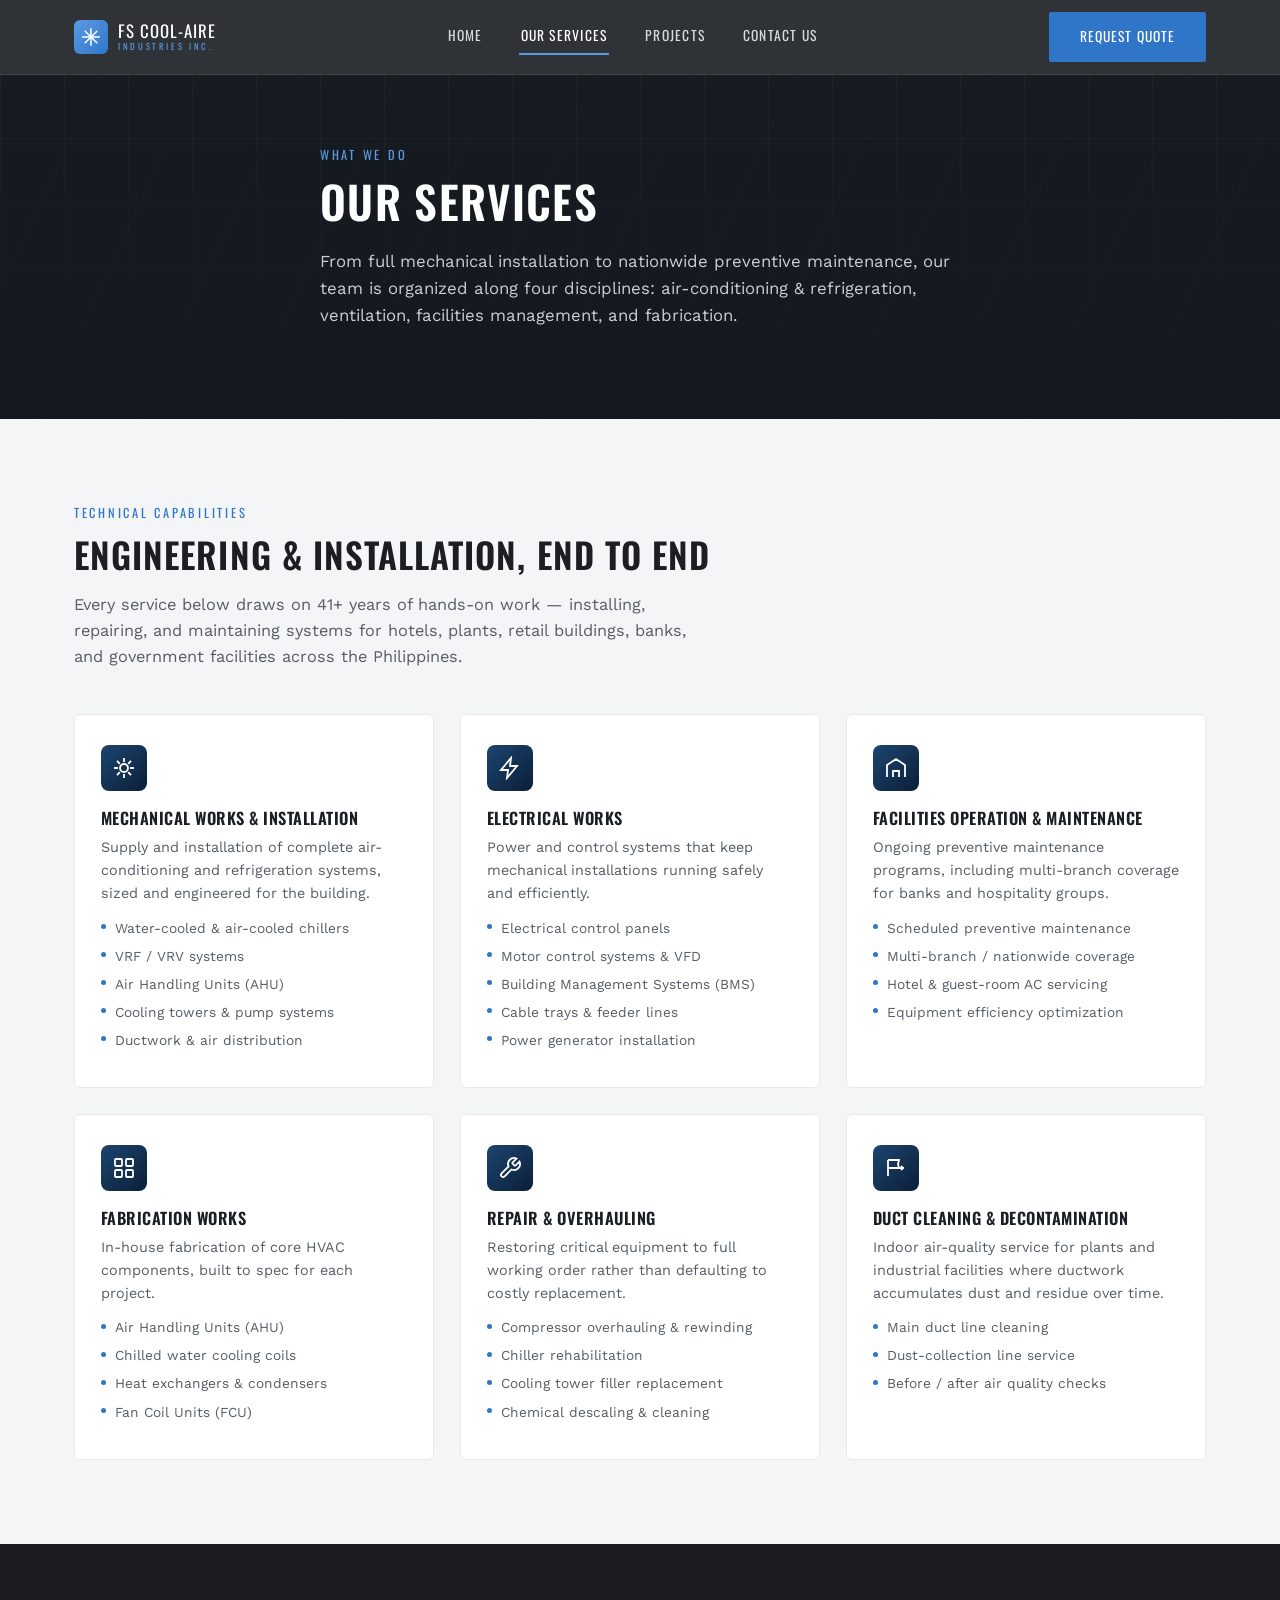
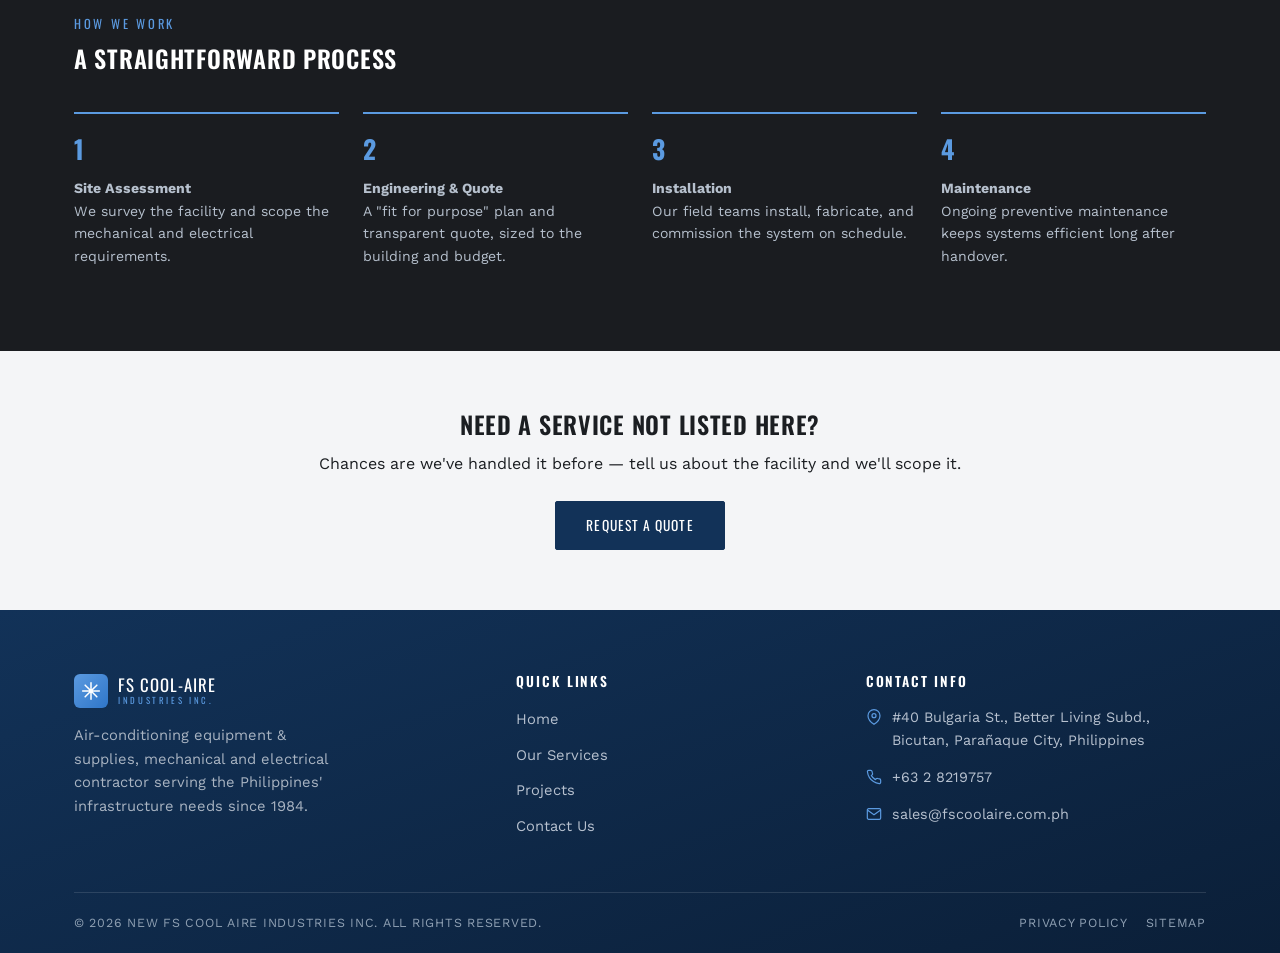
<file: services.html>
<!DOCTYPE html>
<html lang="en">
<head>
<meta charset="UTF-8">
<meta name="viewport" content="width=device-width, initial-scale=1.0">
<title>Our Services | FS Cool Aire Industries</title>
<meta name="description" content="Mechanical works, electrical works, fabrication, facilities maintenance, and repair & overhauling services from FS Cool Aire Industries, Inc.">
<link rel="preconnect" href="https://fonts.googleapis.com">
<link href="https://fonts.googleapis.com/css2?family=Oswald:wght@500;600;700&family=Work+Sans:wght@400;500;600&display=swap" rel="stylesheet">
<link rel="stylesheet" href="styles.css">
</head>
<body>

<header class="site-header">
  <div class="container">
    <a href="index.html" class="brand">
      <span class="brand-mark">
        <svg viewBox="0 0 24 24" fill="none" stroke="#fff" stroke-width="1.8"><path d="M12 2v20M2 12h20M5 5l14 14M19 5L5 19" stroke-linecap="round"/></svg>
      </span>
      <span class="brand-text">FS COOL-AIRE<span>INDUSTRIES INC.</span></span>
    </a>
    <nav class="main-nav" id="mainNav">
      <a href="index.html">Home</a>
      <a href="services.html" class="active">Our Services</a>
      <a href="projects.html">Projects</a>
      <a href="contact.html">Contact Us</a>
    </nav>
    <div class="header-cta">
      <a href="contact.html" class="btn btn-primary">Request Quote</a>
      <button class="nav-toggle" id="navToggle" aria-label="Toggle menu"><span></span><span></span><span></span></button>
    </div>
  </div>
</header>

<section class="hero page-hero">
  <div class="container hero-inner">
    <span class="eyebrow">What We Do</span>
    <h1>Our Services</h1>
    <p class="lead">From full mechanical installation to nationwide preventive maintenance, our team is organized along four disciplines: air-conditioning &amp; refrigeration, ventilation, facilities management, and fabrication.</p>
  </div>
</section>

<section class="section">
  <div class="container">
    <span class="eyebrow" style="color:var(--steel);">Technical Capabilities</span>
    <h2>Engineering &amp; Installation, End to End</h2>
    <p class="lead">Every service below draws on 41+ years of hands-on work — installing, repairing, and maintaining systems for hotels, plants, retail buildings, banks, and government facilities across the Philippines.</p>

    <div class="card-grid">

      <div class="service-card">
        <div class="service-icon">
          <svg viewBox="0 0 24 24" fill="none" stroke="#fff" stroke-width="1.8"><path d="M12 2v4M12 18v4M4.93 4.93l2.83 2.83M16.24 16.24l2.83 2.83M2 12h4M18 12h4M4.93 19.07l2.83-2.83M16.24 7.76l2.83-2.83"/><circle cx="12" cy="12" r="4"/></svg>
        </div>
        <h3>Mechanical Works &amp; Installation</h3>
        <p>Supply and installation of complete air-conditioning and refrigeration systems, sized and engineered for the building.</p>
        <ul>
          <li>Water-cooled &amp; air-cooled chillers</li>
          <li>VRF / VRV systems</li>
          <li>Air Handling Units (AHU)</li>
          <li>Cooling towers &amp; pump systems</li>
          <li>Ductwork &amp; air distribution</li>
        </ul>
      </div>

      <div class="service-card">
        <div class="service-icon">
          <svg viewBox="0 0 24 24" fill="none" stroke="#fff" stroke-width="1.8"><path d="M13 2 3 14h7l-1 8 10-12h-7l1-8Z"/></svg>
        </div>
        <h3>Electrical Works</h3>
        <p>Power and control systems that keep mechanical installations running safely and efficiently.</p>
        <ul>
          <li>Electrical control panels</li>
          <li>Motor control systems &amp; VFD</li>
          <li>Building Management Systems (BMS)</li>
          <li>Cable trays &amp; feeder lines</li>
          <li>Power generator installation</li>
        </ul>
      </div>

      <div class="service-card">
        <div class="service-icon">
          <svg viewBox="0 0 24 24" fill="none" stroke="#fff" stroke-width="1.8"><path d="M3 21V9l9-6 9 6v12M9 21v-6h6v6"/></svg>
        </div>
        <h3>Facilities Operation &amp; Maintenance</h3>
        <p>Ongoing preventive maintenance programs, including multi-branch coverage for banks and hospitality groups.</p>
        <ul>
          <li>Scheduled preventive maintenance</li>
          <li>Multi-branch / nationwide coverage</li>
          <li>Hotel &amp; guest-room AC servicing</li>
          <li>Equipment efficiency optimization</li>
        </ul>
      </div>

      <div class="service-card">
        <div class="service-icon">
          <svg viewBox="0 0 24 24" fill="none" stroke="#fff" stroke-width="1.8"><rect x="3" y="3" width="7" height="7" rx="1"/><rect x="14" y="3" width="7" height="7" rx="1"/><rect x="14" y="14" width="7" height="7" rx="1"/><rect x="3" y="14" width="7" height="7" rx="1"/></svg>
        </div>
        <h3>Fabrication Works</h3>
        <p>In-house fabrication of core HVAC components, built to spec for each project.</p>
        <ul>
          <li>Air Handling Units (AHU)</li>
          <li>Chilled water cooling coils</li>
          <li>Heat exchangers &amp; condensers</li>
          <li>Fan Coil Units (FCU)</li>
        </ul>
      </div>

      <div class="service-card">
        <div class="service-icon">
          <svg viewBox="0 0 24 24" fill="none" stroke="#fff" stroke-width="1.8"><path d="M14.7 6.3a1 1 0 0 0 0 1.4l1.6 1.6a1 1 0 0 0 1.4 0l3.77-3.77a6 6 0 0 1-7.94 7.94l-6.91 6.91a2.12 2.12 0 0 1-3-3l6.91-6.91a6 6 0 0 1 7.94-7.94l-3.76 3.76Z"/></svg>
        </div>
        <h3>Repair &amp; Overhauling</h3>
        <p>Restoring critical equipment to full working order rather than defaulting to costly replacement.</p>
        <ul>
          <li>Compressor overhauling &amp; rewinding</li>
          <li>Chiller rehabilitation</li>
          <li>Cooling tower filler replacement</li>
          <li>Chemical descaling &amp; cleaning</li>
        </ul>
      </div>

      <div class="service-card">
        <div class="service-icon">
          <svg viewBox="0 0 24 24" fill="none" stroke="#fff" stroke-width="1.8"><path d="M4 4v16M4 4h11l-1 4 1 4H4"/><path d="M15 12h5M17 10l2 2-2 2"/></svg>
        </div>
        <h3>Duct Cleaning &amp; Decontamination</h3>
        <p>Indoor air-quality service for plants and industrial facilities where ductwork accumulates dust and residue over time.</p>
        <ul>
          <li>Main duct line cleaning</li>
          <li>Dust-collection line service</li>
          <li>Before / after air quality checks</li>
        </ul>
      </div>

    </div>
  </div>
</section>

<section class="process-strip">
  <div class="container">
    <span class="eyebrow">How We Work</span>
    <h2>A Straightforward Process</h2>
    <div class="process-grid">
      <div class="process-step">
        <b>1</b>
        <p><strong>Site Assessment</strong><br>We survey the facility and scope the mechanical and electrical requirements.</p>
      </div>
      <div class="process-step">
        <b>2</b>
        <p><strong>Engineering &amp; Quote</strong><br>A "fit for purpose" plan and transparent quote, sized to the building and budget.</p>
      </div>
      <div class="process-step">
        <b>3</b>
        <p><strong>Installation</strong><br>Our field teams install, fabricate, and commission the system on schedule.</p>
      </div>
      <div class="process-step">
        <b>4</b>
        <p><strong>Maintenance</strong><br>Ongoing preventive maintenance keeps systems efficient long after handover.</p>
      </div>
    </div>
  </div>
</section>

<section class="section-tight" style="text-align:center;background:var(--paper);">
  <div class="container">
    <h2>Need a Service Not Listed Here?</h2>
    <p class="lead" style="margin:0 auto 24px;">Chances are we've handled it before — tell us about the facility and we'll scope it.</p>
    <a href="contact.html" class="btn btn-primary" style="background:var(--navy);border-color:var(--navy);">Request a Quote</a>
  </div>
</section>

<footer class="site-footer">
  <div class="container">
    <div class="footer-grid">
      <div class="footer-brand">
        <div class="brand">
          <span class="brand-mark">
            <svg viewBox="0 0 24 24" fill="none" stroke="#fff" stroke-width="1.8"><path d="M12 2v20M2 12h20M5 5l14 14M19 5L5 19" stroke-linecap="round"/></svg>
          </span>
          <span class="brand-text">FS COOL-AIRE<span>INDUSTRIES INC.</span></span>
        </div>
        <p>Air-conditioning equipment &amp; supplies, mechanical and electrical contractor serving the Philippines' infrastructure needs since 1984.</p>
      </div>
      <div>
        <h4>Quick Links</h4>
        <ul class="footer-links">
          <li><a href="index.html">Home</a></li>
          <li><a href="services.html">Our Services</a></li>
          <li><a href="projects.html">Projects</a></li>
          <li><a href="contact.html">Contact Us</a></li>
        </ul>
      </div>
      <div>
        <h4>Contact Info</h4>
        <ul class="footer-contact">
          <li>
            <svg viewBox="0 0 24 24" fill="none" stroke="currentColor" stroke-width="1.8"><path d="M21 10c0 7-9 13-9 13s-9-6-9-13a9 9 0 0 1 18 0Z"/><circle cx="12" cy="10" r="3"/></svg>
            #40 Bulgaria St., Better Living Subd., Bicutan, Parañaque City, Philippines
          </li>
          <li>
            <svg viewBox="0 0 24 24" fill="none" stroke="currentColor" stroke-width="1.8"><path d="M22 16.92v3a2 2 0 0 1-2.18 2 19.79 19.79 0 0 1-8.63-3.07 19.5 19.5 0 0 1-6-6 19.79 19.79 0 0 1-3.07-8.67A2 2 0 0 1 4.11 2h3a2 2 0 0 1 2 1.72c.13.96.36 1.9.68 2.81a2 2 0 0 1-.45 2.11L8.09 9.91a16 16 0 0 0 6 6l1.27-1.27a2 2 0 0 1 2.11-.45c.9.32 1.85.55 2.81.68A2 2 0 0 1 22 16.92Z"/></svg>
            +63 2 8219757
          </li>
          <li>
            <svg viewBox="0 0 24 24" fill="none" stroke="currentColor" stroke-width="1.8"><rect x="2" y="4" width="20" height="16" rx="2"/><path d="m22 6-10 7L2 6"/></svg>
            sales@fscoolaire.com.ph
          </li>
        </ul>
      </div>
    </div>
    <div class="footer-bottom">
      <span>&copy; 2026 New FS Cool Aire Industries Inc. All rights reserved.</span>
      <span><a href="#">Privacy Policy</a><a href="#">Sitemap</a></span>
    </div>
  </div>
</footer>

<script src="script.js"></script>
</body>
</html>
</file>
<file: styles.css>
/* ============================================================
   FS COOL AIRE — SHARED STYLESHEET
   Used identically by every page: index / services / projects / contact
   ============================================================ */

:root{
  --charcoal:      #23262b;
  --charcoal-2:    #1a1c20;
  --navy-deep:     #0b1f38;
  --navy:          #123258;
  --navy-mid:      #1c4570;
  --steel:         #2f76c9;
  --steel-light:   #5b9ae0;
  --amber:         #e8a63b;
  --paper:         #f4f5f7;
  --paper-dim:     #e7e9ec;
  --ink:           #1b1e22;
  --ink-soft:      #565c66;
  --white:         #ffffff;

  --font-display:  'Oswald', 'Arial Narrow', sans-serif;
  --font-body:     'Work Sans', 'Segoe UI', sans-serif;

  --container:     1180px;
}

*,*::before,*::after{ box-sizing:border-box; }
html{ scroll-behavior:smooth; }
body{
  margin:0;
  font-family:var(--font-body);
  color:var(--ink);
  background:var(--paper);
  line-height:1.6;
  -webkit-font-smoothing:antialiased;
}
h1,h2,h3,h4{
  font-family:var(--font-display);
  text-transform:uppercase;
  letter-spacing:.03em;
  margin:0 0 .5em;
  line-height:1.15;
  font-weight:600;
}
p{ margin:0 0 1em; }
a{ color:inherit; text-decoration:none; }
img{ max-width:100%; display:block; }
ul{ margin:0; padding:0; list-style:none; }
.container{
  max-width:var(--container);
  margin:0 auto;
  padding:0 24px;
}
.eyebrow{
  font-family:var(--font-display);
  text-transform:uppercase;
  letter-spacing:.22em;
  font-size:.78rem;
  color:var(--steel-light);
  margin-bottom:.9em;
  display:block;
}
.btn{
  display:inline-block;
  font-family:var(--font-display);
  text-transform:uppercase;
  letter-spacing:.08em;
  font-size:.85rem;
  padding:13px 30px;
  border-radius:2px;
  border:1.5px solid transparent;
  cursor:pointer;
  transition:all .2s ease;
}
.btn-primary{
  background:var(--steel);
  color:var(--white);
  border-color:var(--steel);
}
.btn-primary:hover{ background:var(--steel-light); border-color:var(--steel-light); }
.btn-ghost{
  background:transparent;
  color:var(--white);
  border-color:rgba(255,255,255,.65);
}
.btn-ghost:hover{ background:rgba(255,255,255,.12); border-color:#fff; }
.btn-dark{
  background:var(--charcoal);
  color:var(--white);
  border-color:var(--charcoal);
}
.btn-dark:hover{ background:#000; }

/* ---------------- HEADER (identical on every page) ---------------- */
.site-header{
  position:sticky; top:0; z-index:100;
  background:rgba(35,38,43,.94);
  backdrop-filter:blur(6px);
  border-bottom:1px solid rgba(255,255,255,.08);
}
.site-header .container{
  display:flex; align-items:center; justify-content:space-between;
  height:74px;
}
.brand{ display:flex; align-items:center; gap:10px; }
.brand-mark{
  width:34px; height:34px; flex:none;
  background:linear-gradient(135deg,var(--steel-light),var(--steel));
  border-radius:6px;
  display:flex; align-items:center; justify-content:center;
}
.brand-mark svg{ width:20px; height:20px; }
.brand-text{
  font-family:var(--font-display);
  color:var(--white);
  font-size:1.05rem;
  letter-spacing:.06em;
  line-height:1;
}
.brand-text span{
  display:block;
  font-size:.55rem;
  letter-spacing:.3em;
  color:var(--steel-light);
  margin-top:3px;
}
.main-nav{ display:flex; align-items:center; gap:34px; }
.main-nav a{
  color:#d7dae0;
  font-family:var(--font-display);
  font-size:.85rem;
  letter-spacing:.09em;
  text-transform:uppercase;
  padding:6px 2px;
  border-bottom:2px solid transparent;
  transition:color .2s, border-color .2s;
}
.main-nav a:hover{ color:#fff; }
.main-nav a.active{ color:#fff; border-bottom-color:var(--steel-light); }
.header-cta{ display:flex; align-items:center; gap:22px; }
.nav-toggle{
  display:none;
  background:none; border:none; cursor:pointer;
  width:34px; height:34px; padding:0;
  flex-direction:column; align-items:center; justify-content:center; gap:5px;
}
.nav-toggle span{ width:22px; height:2px; background:#fff; display:block; }

@media (max-width: 900px){
  .main-nav{
    position:fixed; inset:74px 0 auto 0;
    background:var(--charcoal-2);
    flex-direction:column; align-items:flex-start;
    padding:20px 24px 26px;
    gap:0;
    transform:translateY(-8px);
    opacity:0; visibility:hidden;
    transition:opacity .2s, transform .2s, visibility .2s;
    border-bottom:1px solid rgba(255,255,255,.08);
  }
  .main-nav.open{ opacity:1; visibility:visible; transform:translateY(0); }
  .main-nav a{ padding:12px 0; width:100%; border-bottom:1px solid rgba(255,255,255,.06); }
  .header-cta .btn-primary{ display:none; }
  .nav-toggle{ display:flex; }
}

/* ---------------- HERO ---------------- */
.hero{
  position:relative;
  min-height:560px;
  display:flex; align-items:center;
  background:
    linear-gradient(180deg, rgba(15,20,26,.72), rgba(15,20,26,.82)),
    repeating-linear-gradient(115deg, #33383f 0 2px, #2a2e34 2px 90px),
    linear-gradient(200deg,#3a3f46,#1b1d21 65%);
  color:#fff;
  overflow:hidden;
  padding:90px 0 70px;
}
.hero::before{
  content:"";
  position:absolute; inset:0;
  background-image:
    linear-gradient(90deg, rgba(255,255,255,.035) 1px, transparent 1px),
    linear-gradient(0deg, rgba(255,255,255,.035) 1px, transparent 1px);
  background-size:64px 64px;
  mask-image:linear-gradient(180deg,#000,transparent 85%);
}
.hero-inner{ position:relative; max-width:820px; }
.hero h1{
  font-size:clamp(2.1rem, 5vw, 3.4rem);
  color:#fff;
  margin-bottom:.45em;
}
.hero p.lead{
  font-size:1.05rem;
  color:#c9cfd8;
  max-width:640px;
  margin-bottom:1.8em;
}
.hero-actions{ display:flex; gap:16px; flex-wrap:wrap; }
.page-hero{
  min-height:300px;
  padding:70px 0 60px;
  align-items:flex-end;
}
.page-hero .hero-inner{ max-width:760px; }
.page-hero h1{ font-size:clamp(1.9rem, 4.2vw, 2.8rem); }

/* ---------------- ABOUT / STAT BAND ---------------- */
.band-navy{
  background:linear-gradient(160deg, var(--navy-deep), var(--navy) 55%, var(--navy-mid));
  color:#fff;
  padding:80px 0;
}
.band-navy h2{ color:#fff; font-size:clamp(1.6rem,3.4vw,2.3rem); }
.band-navy p{ color:#c3cbd6; }
.two-col{
  display:grid;
  grid-template-columns:1.15fr .85fr;
  gap:56px;
  align-items:center;
}
@media (max-width:820px){ .two-col{ grid-template-columns:1fr; } }

.photo-card{
  background:linear-gradient(150deg,#1c3350,#0e2038);
  border:1px solid rgba(255,255,255,.14);
  border-radius:6px;
  min-height:260px;
  display:flex; flex-direction:column; align-items:center; justify-content:center;
  gap:10px;
  color:#9db4d1;
  position:relative;
  overflow:hidden;
}
.photo-card::after{
  content:"";
  position:absolute; inset:0;
  background:
    repeating-linear-gradient(45deg, rgba(255,255,255,.035) 0 2px, transparent 2px 14px);
}
.photo-card svg{ width:46px; height:46px; opacity:.85; position:relative; }
.photo-card .cap{
  font-family:var(--font-display);
  letter-spacing:.12em;
  font-size:.78rem;
  text-transform:uppercase;
  position:relative;
  text-align:center;
  padding:0 20px;
}

.stat-grid{
  display:grid; grid-template-columns:repeat(3,1fr);
  gap:26px; margin-top:46px;
}
@media (max-width:700px){ .stat-grid{ grid-template-columns:1fr 1fr; } }
.stat{
  border-top:2px solid var(--steel-light);
  padding-top:14px;
}
.stat b{
  display:block;
  font-family:var(--font-display);
  font-size:2.1rem;
  color:#fff;
}
.stat span{ font-size:.85rem; color:#a9b4c2; }

/* ---------------- SPOTLIGHT PROJECT SECTIONS ---------------- */
.spotlight{
  padding:86px 0;
  text-align:center;
  background:
    radial-gradient(ellipse at 50% -10%, rgba(20,25,32,.05), transparent 60%),
    var(--paper);
}
.spotlight.alt{ background:var(--charcoal-2); }
.spotlight.alt h2{ color:#fff; }
.spotlight h2{
  font-size:clamp(1.6rem,3.6vw,2.4rem);
  max-width:760px;
  margin:0 auto 44px;
}
.spotlight-card{
  max-width:920px; margin:0 auto;
  text-align:left;
  border-radius:6px;
  overflow:hidden;
  box-shadow:0 30px 60px -30px rgba(0,0,0,.35);
  background:#10151c;
}
.spotlight-photo{
  height:340px;
  position:relative;
  background:linear-gradient(150deg,#2b3644,#161c24 70%);
  display:flex; align-items:center; justify-content:center;
  color:#7f8ea3;
}
.spotlight-photo::before{
  content:"";
  position:absolute; inset:0;
  background-image:linear-gradient(rgba(255,255,255,.04) 1px,transparent 1px),linear-gradient(90deg,rgba(255,255,255,.04) 1px,transparent 1px);
  background-size:38px 38px;
}
.spotlight-photo svg{ width:56px; height:56px; opacity:.6; position:relative; }
.spotlight-caption{
  position:relative;
  padding:24px 28px 26px;
  color:#fff;
  background:linear-gradient(180deg, rgba(0,0,0,0), rgba(0,0,0,.55));
  margin-top:-90px;
}
.spotlight-caption h3{
  font-size:1.15rem; color:#fff; margin-bottom:.4em;
}
.spotlight-caption p{
  color:#cfd5dd; font-size:.92rem; max-width:640px; margin:0;
}

/* ---------------- BRANDS ---------------- */
.brands{
  background:var(--charcoal);
  padding:60px 0 66px;
}
.brands .eyebrow{ text-align:center; color:#8b95a3; letter-spacing:.28em; font-size:.75rem; }
.brands-row{
  display:flex; flex-wrap:wrap; gap:20px;
  justify-content:center; align-items:center;
  margin-top:26px;
}
.brand-chip{
  background:rgba(255,255,255,.04);
  border:1px solid rgba(255,255,255,.09);
  border-radius:6px;
  padding:18px 30px;
  font-family:var(--font-display);
  color:#eef0f3;
  font-size:1.05rem;
  letter-spacing:.05em;
}

/* ---------------- FOOTER (identical on every page) ---------------- */
.site-footer{
  background:linear-gradient(160deg, var(--navy), var(--navy-deep));
  color:#c7cfda;
  padding:64px 0 0;
}
.footer-grid{
  display:grid;
  grid-template-columns:1.3fr 1fr 1.1fr;
  gap:40px;
  padding-bottom:44px;
  border-bottom:1px solid rgba(255,255,255,.12);
}
@media (max-width:760px){ .footer-grid{ grid-template-columns:1fr; gap:34px; } }
.footer-brand .brand-text{ color:#fff; }
.footer-brand p{ margin-top:16px; font-size:.92rem; color:#a9b4c2; max-width:280px; }
.site-footer h4{
  color:#fff; font-size:.85rem; letter-spacing:.14em; margin-bottom:16px;
}
.footer-links li{ margin-bottom:10px; }
.footer-links a{ font-size:.92rem; color:#b7c1cf; transition:color .15s; }
.footer-links a:hover{ color:#fff; }
.footer-contact li{
  display:flex; gap:10px; margin-bottom:14px;
  font-size:.9rem; color:#b7c1cf;
}
.footer-contact svg{ width:16px; height:16px; flex:none; margin-top:3px; color:var(--steel-light); }
.footer-bottom{
  display:flex; justify-content:space-between; flex-wrap:wrap; gap:10px;
  padding:20px 0;
  font-size:.78rem; color:#8fa0b3;
  text-transform:uppercase; letter-spacing:.06em;
}
.footer-bottom a{ color:#8fa0b3; margin-left:18px; }
.footer-bottom a:hover{ color:#fff; }

/* ---------------- GENERIC CONTENT SECTIONS (services/projects/contact) ---------------- */
.section{ padding:84px 0; }
.section-tight{ padding:60px 0; }
.section h2{ font-size:clamp(1.6rem,3.4vw,2.2rem); max-width:680px; }
.section p.lead{ color:var(--ink-soft); max-width:640px; font-size:1.02rem; }

.card-grid{
  display:grid;
  grid-template-columns:repeat(3,1fr);
  gap:26px;
  margin-top:44px;
}
@media (max-width:900px){ .card-grid{ grid-template-columns:1fr 1fr; } }
@media (max-width:600px){ .card-grid{ grid-template-columns:1fr; } }

.service-card{
  background:#fff;
  border:1px solid var(--paper-dim);
  border-radius:6px;
  padding:30px 26px;
  transition:transform .2s, box-shadow .2s;
}
.service-card:hover{ transform:translateY(-4px); box-shadow:0 20px 40px -24px rgba(20,30,45,.25); }
.service-icon{
  width:46px; height:46px;
  border-radius:8px;
  background:linear-gradient(135deg,var(--navy-mid),var(--navy-deep));
  display:flex; align-items:center; justify-content:center;
  margin-bottom:18px;
}
.service-icon svg{ width:24px; height:24px; color:#fff; }
.service-card h3{ font-size:1.02rem; margin-bottom:.5em; }
.service-card p{ font-size:.9rem; color:var(--ink-soft); margin-bottom:.8em; }
.service-card ul{ font-size:.86rem; color:var(--ink-soft); }
.service-card ul li{ padding-left:14px; position:relative; margin-bottom:6px; }
.service-card ul li::before{
  content:""; position:absolute; left:0; top:.55em;
  width:5px; height:5px; background:var(--steel); border-radius:50%;
}

.process-strip{
  background:var(--charcoal-2); color:#fff; padding:70px 0;
}
.process-strip h2{ color:#fff; }
.process-grid{
  display:grid; grid-template-columns:repeat(4,1fr); gap:24px; margin-top:40px;
}
@media (max-width:900px){ .process-grid{ grid-template-columns:1fr 1fr; } }
@media (max-width:520px){ .process-grid{ grid-template-columns:1fr; } }
.process-step{ border-top:2px solid var(--steel-light); padding-top:14px; }
.process-step b{ font-family:var(--font-display); font-size:1.6rem; color:var(--steel-light); display:block; }
.process-step p{ color:#b6c0cd; font-size:.88rem; margin-top:8px; }

/* Projects page */
.filter-row{
  display:flex; flex-wrap:wrap; gap:10px; margin:36px 0 8px;
}
.filter-chip{
  font-family:var(--font-display);
  font-size:.78rem; letter-spacing:.06em; text-transform:uppercase;
  padding:8px 16px; border-radius:20px;
  background:#fff; border:1px solid var(--paper-dim); color:var(--ink-soft);
}
.filter-chip.is-active{ background:var(--navy); color:#fff; border-color:var(--navy); }

.project-grid{
  display:grid; grid-template-columns:repeat(3,1fr); gap:26px; margin-top:30px;
}
@media (max-width:900px){ .project-grid{ grid-template-columns:1fr 1fr; } }
@media (max-width:600px){ .project-grid{ grid-template-columns:1fr; } }
.project-card{
  background:#10151c; border-radius:6px; overflow:hidden; color:#fff;
}
.project-thumb{
  height:150px; position:relative;
  background:linear-gradient(150deg,#2b3644,#161c24 70%);
  display:flex; align-items:center; justify-content:center; color:#7f8ea3;
}
.project-thumb::before{
  content:""; position:absolute; inset:0;
  background-image:linear-gradient(rgba(255,255,255,.05) 1px,transparent 1px),linear-gradient(90deg,rgba(255,255,255,.05) 1px,transparent 1px);
  background-size:26px 26px;
}
.project-thumb svg{ width:30px; height:30px; position:relative; opacity:.7; }
.project-body{ padding:18px 20px 22px; }
.project-tag{
  font-family:var(--font-display); font-size:.68rem; letter-spacing:.14em;
  color:var(--steel-light); text-transform:uppercase; display:block; margin-bottom:6px;
}
.project-body h3{ font-size:.98rem; color:#fff; margin-bottom:.4em; }
.project-body p{ font-size:.85rem; color:#aab4c1; margin:0; }

.clients-list{
  columns:3; column-gap:34px; margin-top:20px;
}
@media (max-width:760px){ .clients-list{ columns:2; } }
@media (max-width:480px){ .clients-list{ columns:1; } }
.clients-list li{
  font-size:.92rem; padding:9px 0; border-bottom:1px solid var(--paper-dim);
  break-inside:avoid; color:var(--ink);
}

/* Contact page */
.contact-wrap{
  display:grid; grid-template-columns:.9fr 1.1fr; gap:50px;
}
@media (max-width:860px){ .contact-wrap{ grid-template-columns:1fr; } }
.info-card{
  background:#fff; border:1px solid var(--paper-dim); border-radius:6px; padding:30px 28px;
  margin-bottom:20px;
}
.info-card h3{ font-size:.95rem; margin-bottom:14px; }
.info-line{ display:flex; gap:12px; margin-bottom:14px; font-size:.92rem; color:var(--ink-soft); }
.info-line svg{ width:18px; height:18px; flex:none; color:var(--steel); margin-top:2px; }
.info-line a{ color:var(--ink); }
.map-block{
  height:220px; border-radius:6px;
  background:linear-gradient(150deg,#1c3350,#0e2038);
  display:flex; align-items:center; justify-content:center; color:#9db4d1;
  gap:10px; flex-direction:column;
}
.map-block svg{ width:32px; height:32px; opacity:.8; }
.map-block span{ font-family:var(--font-display); letter-spacing:.1em; font-size:.78rem; text-transform:uppercase; }

.form-card{
  background:#fff; border:1px solid var(--paper-dim); border-radius:6px; padding:36px;
}
.form-row{ display:grid; grid-template-columns:1fr 1fr; gap:18px; }
@media (max-width:520px){ .form-row{ grid-template-columns:1fr; } }
.field{ margin-bottom:18px; }
.field label{
  display:block; font-size:.78rem; letter-spacing:.08em; text-transform:uppercase;
  color:var(--ink-soft); margin-bottom:7px; font-family:var(--font-display);
}
.field input, .field select, .field textarea{
  width:100%; padding:12px 14px; border:1px solid #d7dbe1; border-radius:4px;
  font-family:var(--font-body); font-size:.95rem; background:#fbfbfc; color:var(--ink);
}
.field textarea{ resize:vertical; min-height:120px; }
.field input:focus, .field select:focus, .field textarea:focus{
  outline:none; border-color:var(--steel); background:#fff;
}
.form-note{ font-size:.82rem; color:var(--ink-soft); margin-top:10px; }
</file>
